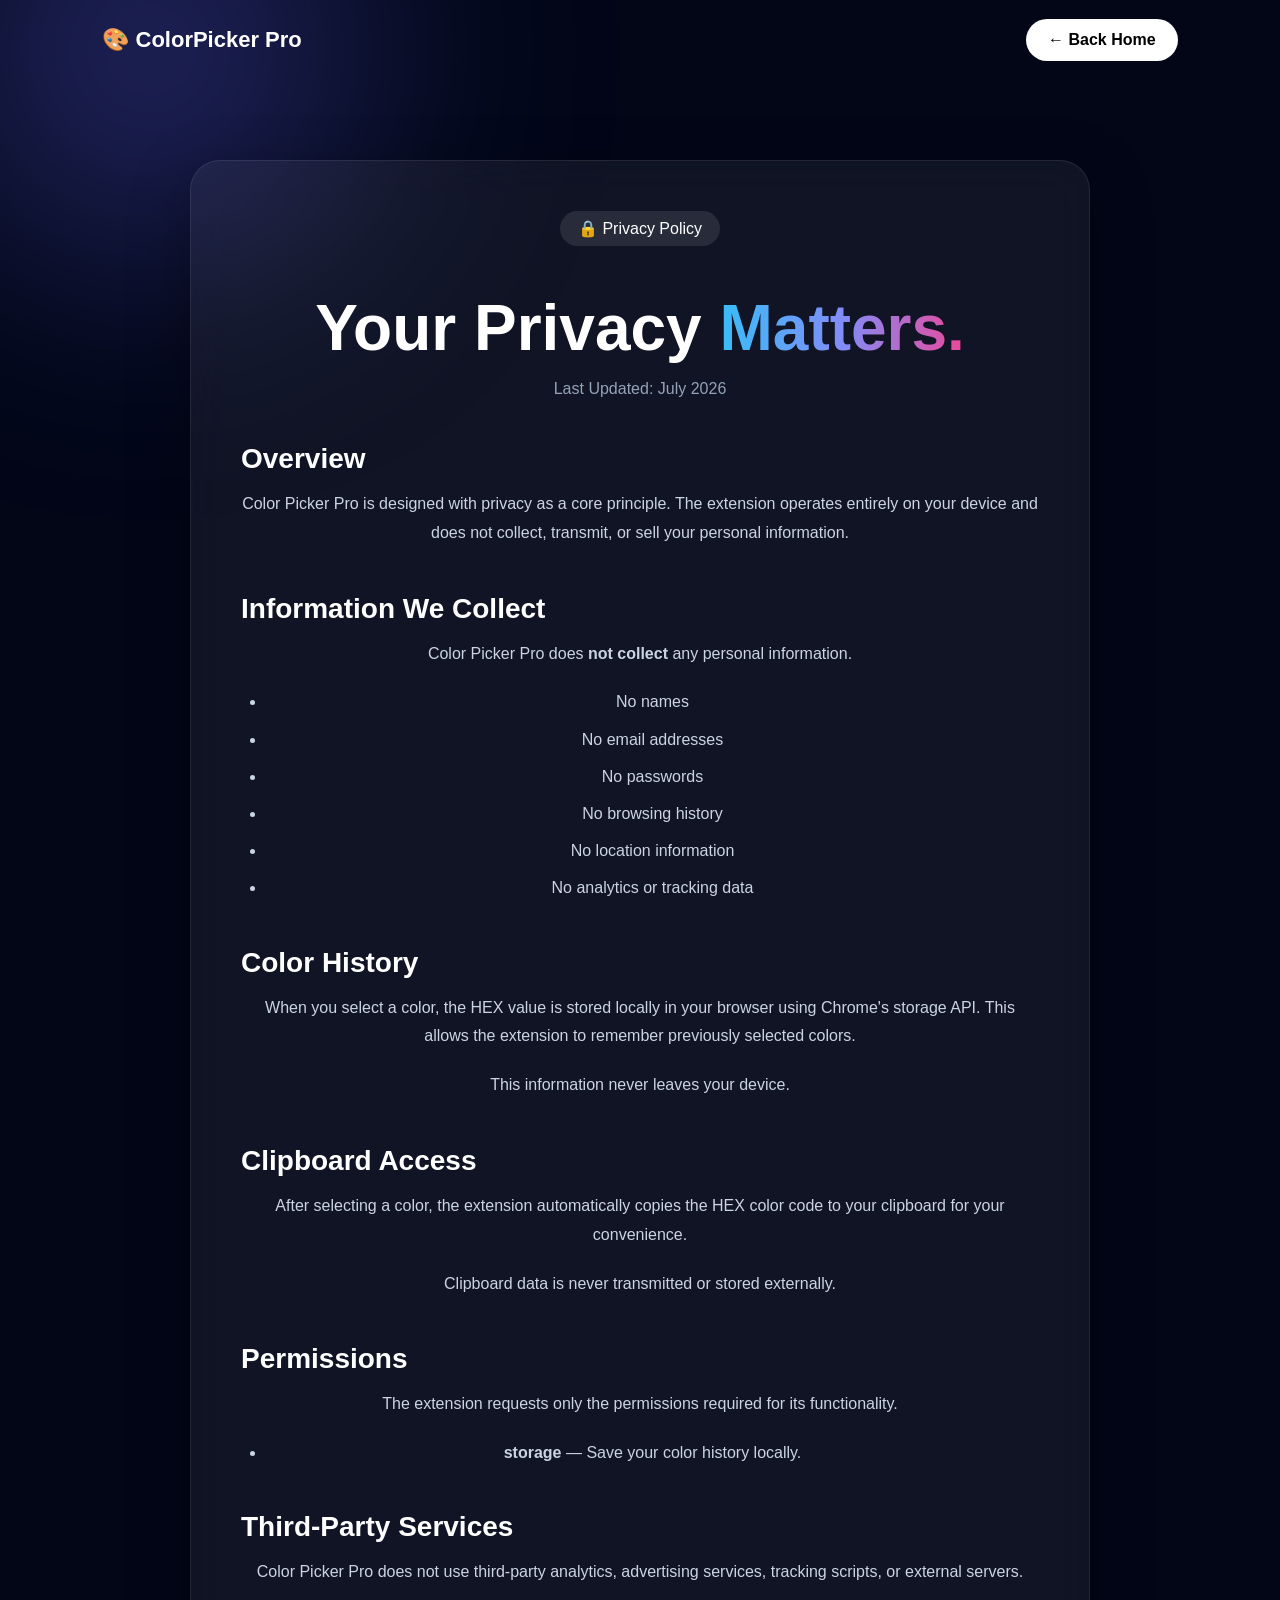
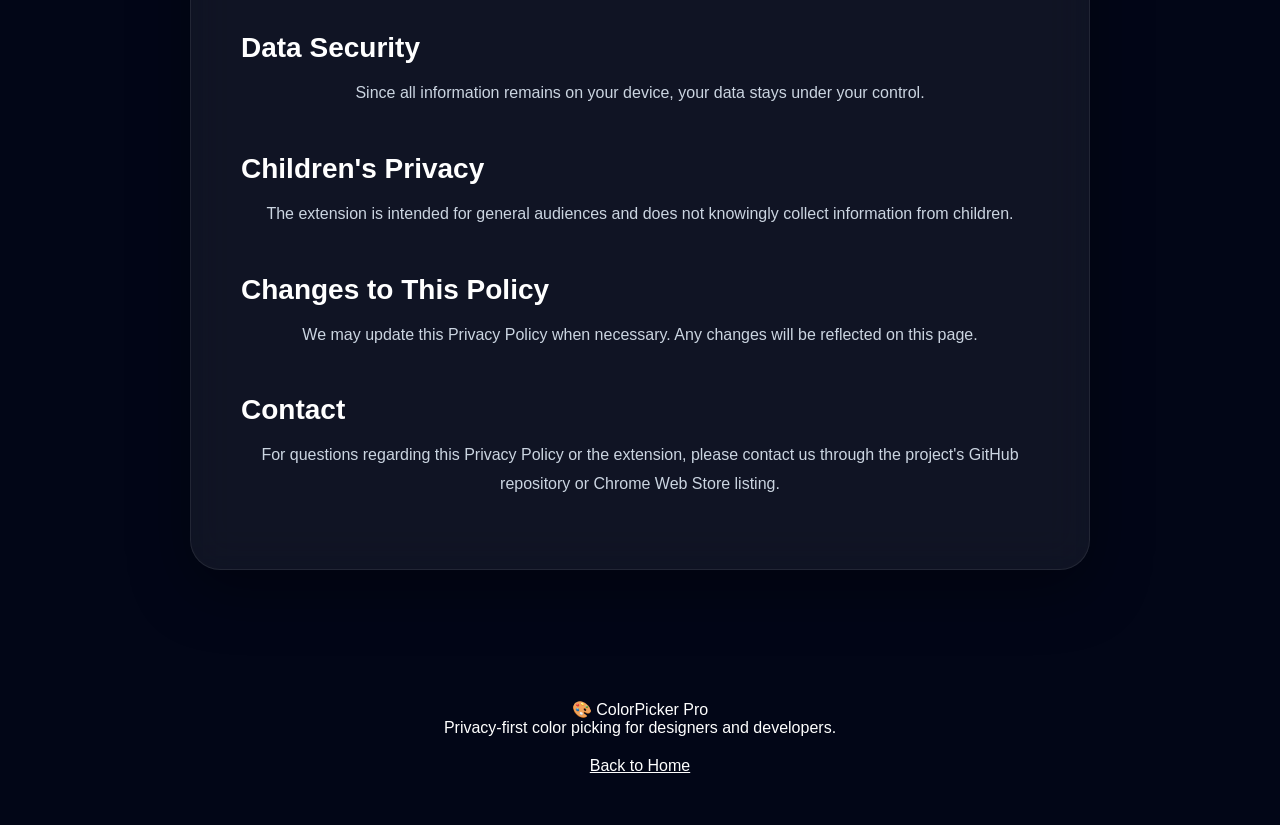
<file: privacy.html>
<!DOCTYPE html>
<html lang="en">

<head>

    <meta charset="UTF-8">
    <meta name="viewport" content="width=device-width, initial-scale=1.0">

    <title>Privacy Policy | Color Picker Pro</title>

    <link rel="stylesheet" href="style.css">

</head>

<body>

<nav>

    <div class="logo">
        🎨 ColorPicker Pro
    </div>

    <a href="index.html" class="nav-btn">
        ← Back Home
    </a>

</nav>


<section class="policy">

    <div class="policy-card">

        <div class="badge">
            🔒 Privacy Policy
        </div>

        <h1>
            Your Privacy
            <span>Matters.</span>
        </h1>

        <p class="last-update">
            Last Updated: July 2026
        </p>

        <div class="policy-content">

            <h2>Overview</h2>

            <p>
                Color Picker Pro is designed with privacy as a core principle.
                The extension operates entirely on your device and does not collect,
                transmit, or sell your personal information.
            </p>


            <h2>Information We Collect</h2>

            <p>
                Color Picker Pro does <strong>not collect</strong> any personal information.
            </p>

            <ul>
                <li>No names</li>
                <li>No email addresses</li>
                <li>No passwords</li>
                <li>No browsing history</li>
                <li>No location information</li>
                <li>No analytics or tracking data</li>
            </ul>


            <h2>Color History</h2>

            <p>
                When you select a color, the HEX value is stored locally in your browser using
                Chrome's storage API. This allows the extension to remember previously selected
                colors.
            </p>

            <p>
                This information never leaves your device.
            </p>


            <h2>Clipboard Access</h2>

            <p>
                After selecting a color, the extension automatically copies the HEX color code
                to your clipboard for your convenience.
            </p>

            <p>
                Clipboard data is never transmitted or stored externally.
            </p>


            <h2>Permissions</h2>

            <p>
                The extension requests only the permissions required for its functionality.
            </p>

            <ul>
                <li><strong>storage</strong> — Save your color history locally.</li>
            </ul>


            <h2>Third-Party Services</h2>

            <p>
                Color Picker Pro does not use third-party analytics,
                advertising services, tracking scripts, or external servers.
            </p>


            <h2>Data Security</h2>

            <p>
                Since all information remains on your device,
                your data stays under your control.
            </p>


            <h2>Children's Privacy</h2>

            <p>
                The extension is intended for general audiences and does not knowingly
                collect information from children.
            </p>


            <h2>Changes to This Policy</h2>

            <p>
                We may update this Privacy Policy when necessary.
                Any changes will be reflected on this page.
            </p>


            <h2>Contact</h2>

            <p>
                For questions regarding this Privacy Policy or the extension,
                please contact us through the project's GitHub repository or Chrome Web Store listing.
            </p>

        </div>

    </div>

</section>


<footer>

    <div>
        🎨 ColorPicker Pro
    </div>

    <p>
        Privacy-first color picking for designers and developers.
    </p>

    <a href="index.html">
        Back to Home
    </a>

</footer>

</body>

</html>
</file>
<file: style.css>
*{

    margin:0;
    padding:0;
    box-sizing:border-box;

}



body{

    font-family:"Roboto Thin", sans-serif;


    background:
            #020617;


    color:white;


    overflow-x:hidden;


}



body:before{

    content:"";

    position:fixed;

    width:700px;

    height:700px;


    background:
            radial-gradient(
                    circle,
                    #6366f1,
                    transparent 60%
            );


    filter:blur(120px);


    top:-300px;

    left:-200px;

    opacity:.5;

    z-index:-1;


}





nav{

    height:80px;

    display:flex;

    justify-content:space-between;

    align-items:center;


    padding:0 8%;


}



.logo{

    font-size:22px;

    font-weight:800;

}



.nav-btn{


    padding:12px 22px;

    border-radius:30px;


    background:white;

    color:black;

    text-decoration:none;


    font-weight:700;

}




.hero{

    min-height:90vh;

    display:flex;

    align-items:center;

    justify-content:space-between;


    padding:60px 8%;


}



.hero-content{

    max-width:650px;

}




.badge{


    display:inline-block;

    padding:8px 18px;


    border-radius:30px;


    background:
            rgba(255,255,255,.1);


    margin-bottom:30px;

}




h1{

    font-size:

            clamp(45px,6vw,80px);


    line-height:1;


}



h1 span{


    background:
            linear-gradient(
                    90deg,
                    #38bdf8,
                    #818cf8,
                    #ec4899
            );


    -webkit-background-clip:text;

    color:transparent;


}



.hero p{

    font-size:20px;

    color:#94a3b8;

    margin:30px 0;


    line-height:1.6;

}



.buttons{

    display:flex;

    gap:15px;

}



.primary,
.secondary{


    padding:15px 30px;

    border-radius:15px;

    text-decoration:none;

    font-weight:700;


}



.primary{


    background:

            linear-gradient(
                    135deg,
                    #6366f1,
                    #ec4899
            );


    color:white;


}



.secondary{

    border:
            1px solid #334155;

    color:white;


}





.mockup{


    width:350px;

}



.window{


    background:

            rgba(255,255,255,.08);


    backdrop-filter:blur(20px);


    padding:20px;

    border-radius:25px;


    box-shadow:
            0 30px 80px rgba(0,0,0,.5);


}




.top span{


    display:inline-block;

    width:10px;

    height:10px;

    background:white;

    border-radius:50%;

    margin-right:5px;

    opacity:.5;


}




.picker-preview{


    height:160px;

    border-radius:20px;


    display:flex;

    align-items:center;

    justify-content:center;


    font-size:25px;


    margin:20px 0;


    background:#6366f1;


}



.colors{

    display:flex;

    gap:10px;

}



.colors div{


    height:45px;

    width:45px;

    border-radius:12px;


}



.window button{


    width:100%;

    margin-top:20px;

    padding:14px;

    border:0;

    border-radius:15px;


    background:#fff;

    font-weight:bold;


}





section{

    padding:100px 8%;

    text-align:center;

}




h2{

    font-size:45px;

    margin-bottom:50px;

}



.cards{


    display:grid;

    grid-template-columns:
repeat(3,1fr);


    gap:30px;


}



.card{


    padding:35px;


    border-radius:25px;


    background:
            rgba(255,255,255,.07);


    text-align:left;


}



.card p{

    color:#94a3b8;

    margin-top:15px;

    line-height:1.5;


}




.steps{


    display:flex;

    justify-content:center;

    gap:40px;


}



.steps div{


    padding:25px;

    background:#111827;

    border-radius:20px;

}



.steps span{


    display:block;

    font-size:40px;

    color:#818cf8;


}





footer{


    padding:50px;

    text-align:center;

    background:#020617;

}


footer a{

    display:inline-block;

    margin-top:20px;

    color:white;

}




@media(max-width:900px){


    .hero{

        flex-direction:column;

        text-align:center;

        gap:50px;

    }


    .cards{

        grid-template-columns:1fr;

    }



    .buttons{

        justify-content:center;

    }



}
/* ===========================
   Privacy Policy
=========================== */

.policy{

    display:flex;

    justify-content:center;

    padding:80px 20px;

}


.policy-card{

    max-width:900px;

    width:100%;

    background:rgba(255,255,255,.06);

    backdrop-filter:blur(20px);

    border:1px solid rgba(255,255,255,.08);

    border-radius:30px;

    padding:50px;

    box-shadow:0 20px 60px rgba(0,0,0,.35);

}


.policy-card h1{

    margin:20px 0;

    font-size:clamp(40px,5vw,64px);

}


.policy-card h1 span{

    background:linear-gradient(
            90deg,
            #38bdf8,
            #818cf8,
            #ec4899
    );

    -webkit-background-clip:text;

    color:transparent;

}


.last-update{

    color:#94a3b8;

    margin-bottom:40px;

}


.policy-content{

    margin-top:40px;

}


.policy-content h2{

    text-align:left;

    font-size:28px;

    margin:45px 0 15px;

}


.policy-content p{

    color:#cbd5e1;

    line-height:1.8;

    margin-bottom:20px;

}


.policy-content ul{

    margin-left:25px;

    margin-bottom:25px;

}


.policy-content li{

    color:#cbd5e1;

    margin:10px 0;

    line-height:1.7;

}


@media(max-width:768px){

    .policy-card{

        padding:30px;

    }

}
.footer-links{

    margin-top:20px;

    display:flex;

    justify-content:center;

    gap:25px;

    flex-wrap:wrap;

}

.footer-links a{

    color:#cbd5e1;

    text-decoration:none;

    transition:.3s;

}

.footer-links a:hover{

    color:#ffffff;

}
</file>
